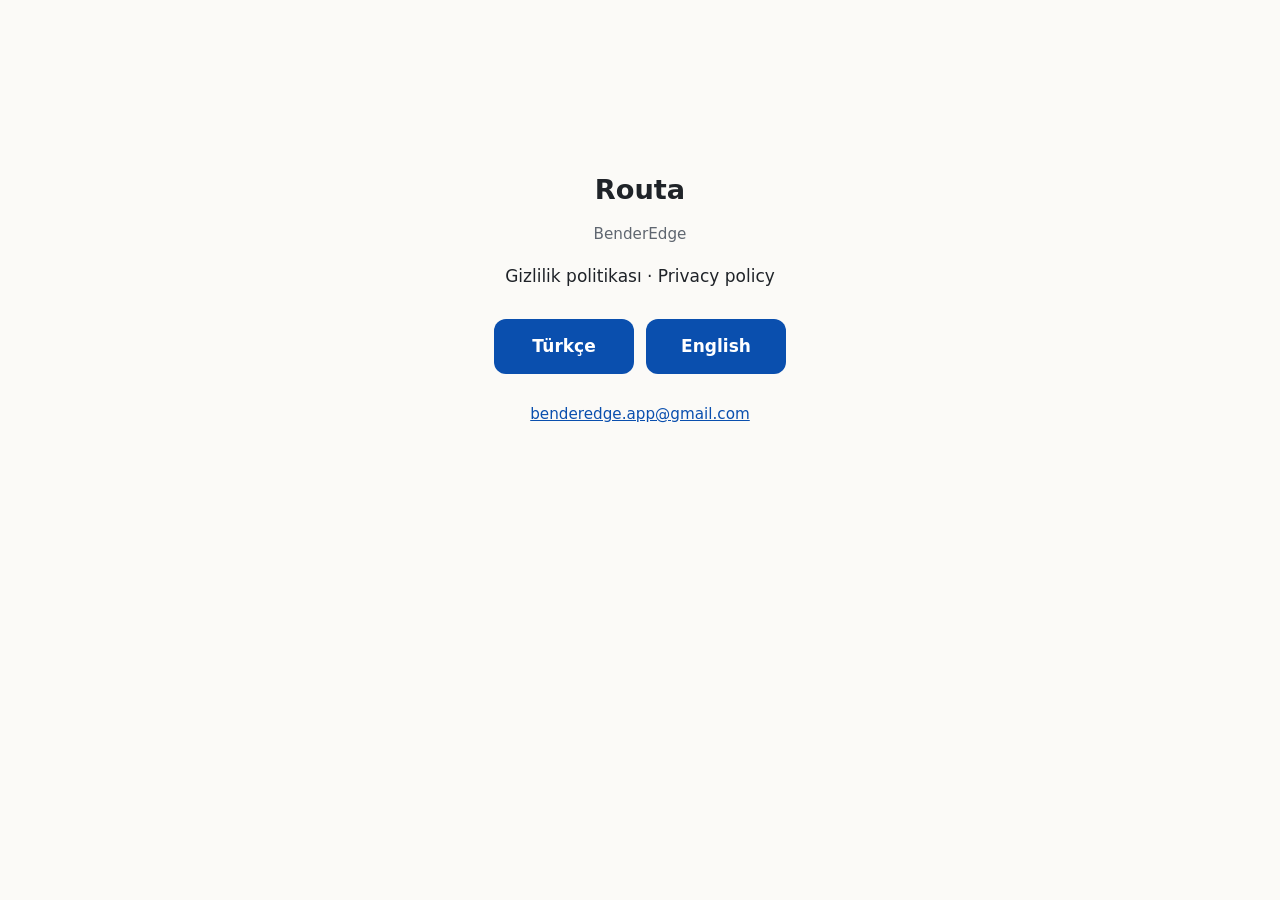
<file: index.html>
<!doctype html>
<html lang="tr">
<head>
<meta charset="utf-8">
<meta name="viewport" content="width=device-width, initial-scale=1">
<title>Routa – Gizlilik / Privacy</title>
<meta name="description" content="Routa gizlilik politikası / Routa privacy policy">
<link rel="stylesheet" href="style.css">
</head>
<body>
<main class="home">
  <h1>Routa</h1>
  <p class="meta">BenderEdge</p>
  <p>Gizlilik politikası · Privacy policy</p>
  <nav class="langs">
    <a class="btn" href="privacy-tr.html" hreflang="tr" lang="tr">Türkçe</a>
    <a class="btn" href="privacy-en.html" hreflang="en" lang="en">English</a>
  </nav>
  <p class="meta"><a href="mailto:benderedge.app@gmail.com">benderedge.app@gmail.com</a></p>
</main>
</body>
</html>
</file>
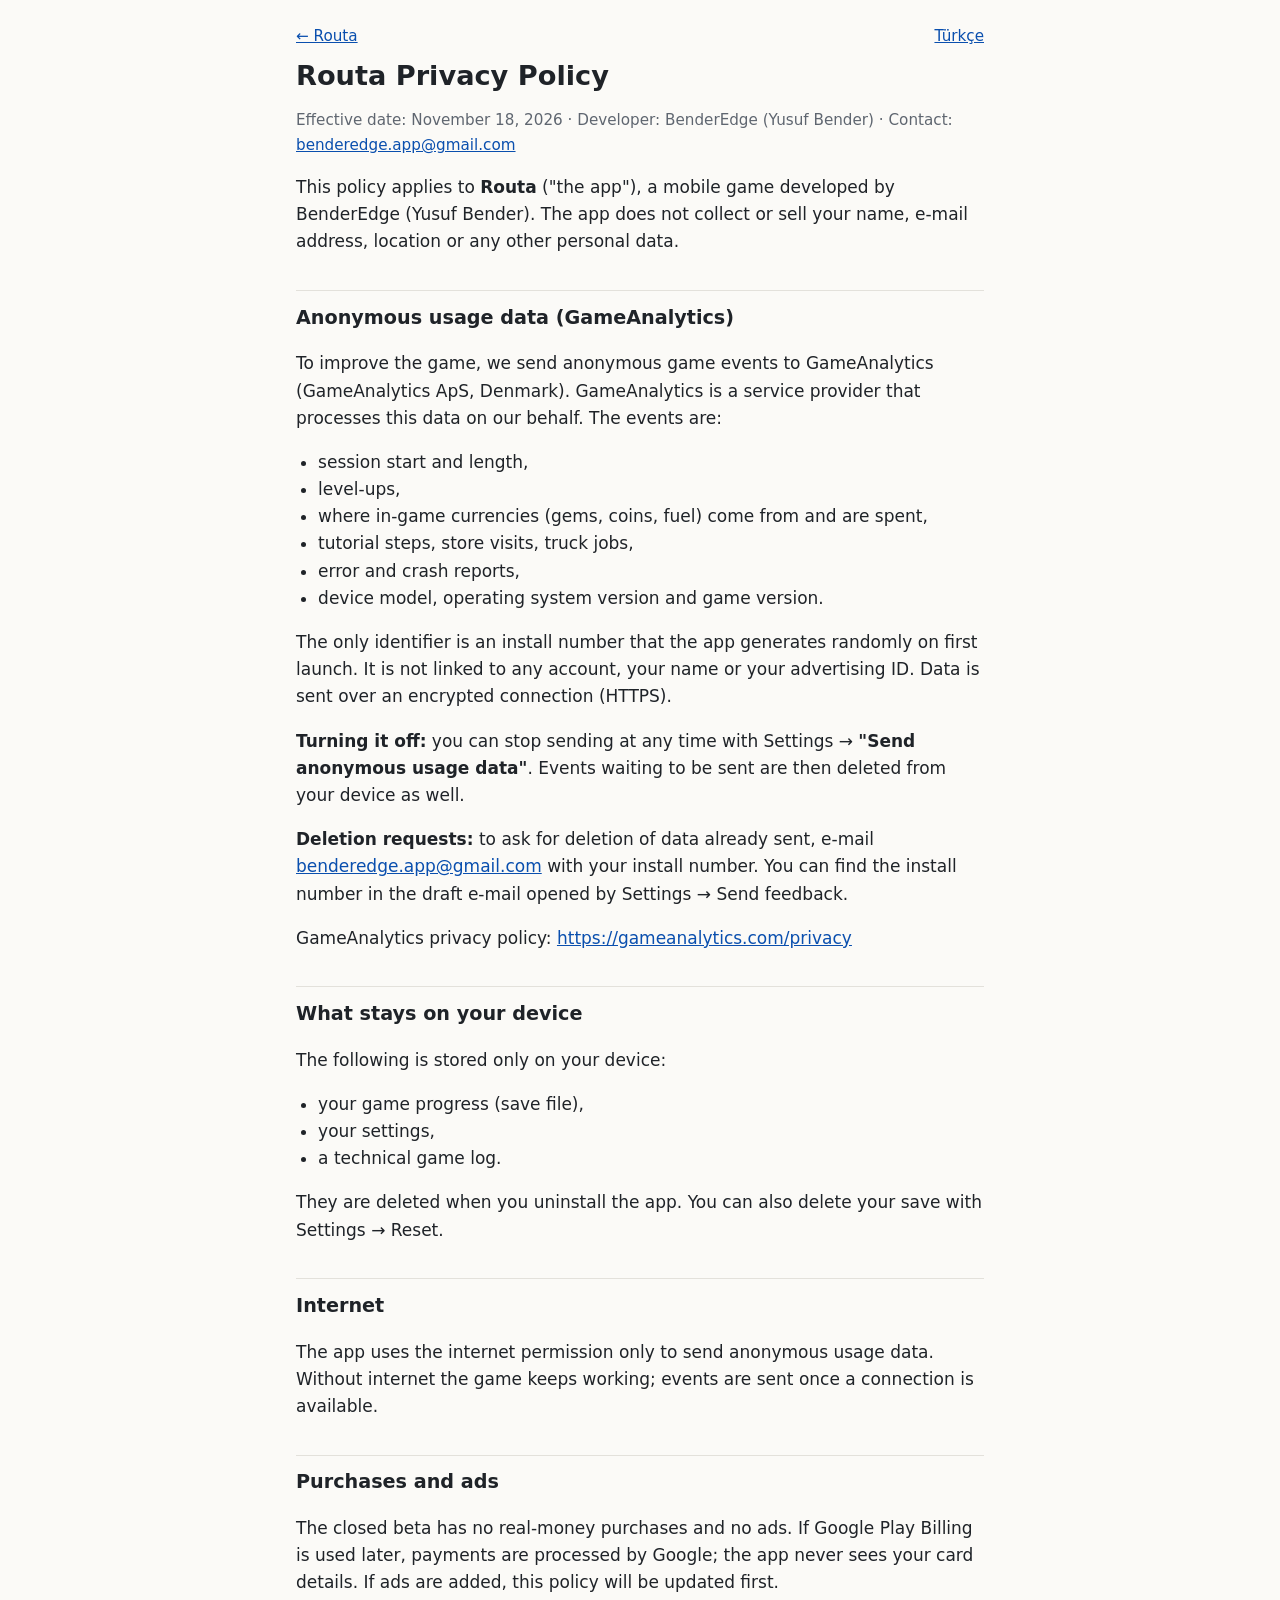
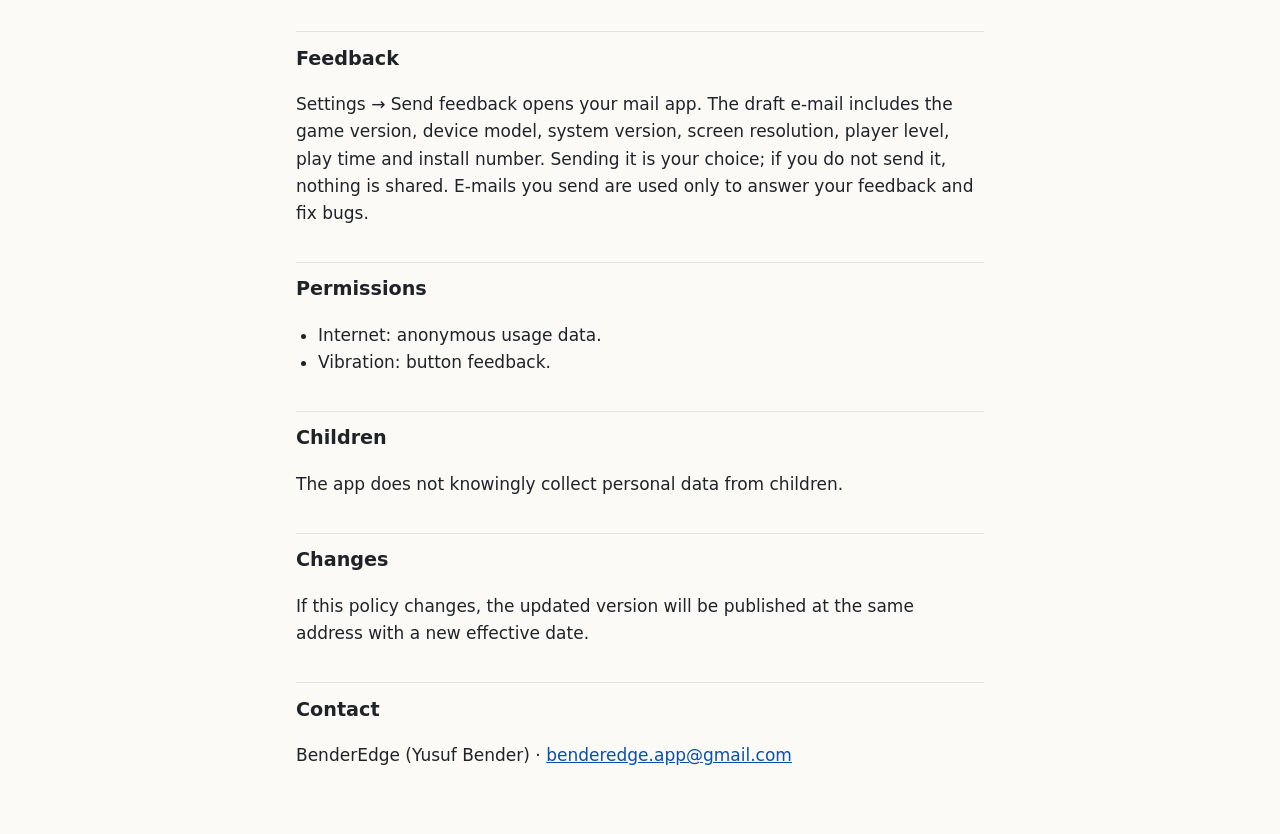
<file: privacy-en.html>
<!doctype html>
<html lang="en">
<head>
<meta charset="utf-8">
<meta name="viewport" content="width=device-width, initial-scale=1">
<title>Routa Privacy Policy</title>
<meta name="description" content="Privacy policy of the Routa mobile game">
<link rel="stylesheet" href="style.css">
<link rel="alternate" hreflang="tr" href="privacy-tr.html">
</head>
<body>
<main>
  <nav class="top"><a href="index.html">← Routa</a><a href="privacy-tr.html" hreflang="tr" lang="tr">Türkçe</a></nav>

  <h1>Routa Privacy Policy</h1>
  <p class="meta">Effective date: November 18, 2026 · Developer: BenderEdge (Yusuf Bender) · Contact: <a href="mailto:benderedge.app@gmail.com">benderedge.app@gmail.com</a></p>

  <p>This policy applies to <strong>Routa</strong> ("the app"), a mobile game developed by BenderEdge (Yusuf Bender). The app does not collect or sell your name, e-mail address, location or any other personal data.</p>

  <h2>Anonymous usage data (GameAnalytics)</h2>
  <p>To improve the game, we send anonymous game events to GameAnalytics (GameAnalytics ApS, Denmark). GameAnalytics is a service provider that processes this data on our behalf. The events are:</p>
  <ul>
    <li>session start and length,</li>
    <li>level-ups,</li>
    <li>where in-game currencies (gems, coins, fuel) come from and are spent,</li>
    <li>tutorial steps, store visits, truck jobs,</li>
    <li>error and crash reports,</li>
    <li>device model, operating system version and game version.</li>
  </ul>
  <p>The only identifier is an install number that the app generates randomly on first launch. It is not linked to any account, your name or your advertising ID. Data is sent over an encrypted connection (HTTPS).</p>
  <p><strong>Turning it off:</strong> you can stop sending at any time with Settings → <strong>"Send anonymous usage data"</strong>. Events waiting to be sent are then deleted from your device as well.</p>
  <p><strong>Deletion requests:</strong> to ask for deletion of data already sent, e-mail <a href="mailto:benderedge.app@gmail.com">benderedge.app@gmail.com</a> with your install number. You can find the install number in the draft e-mail opened by Settings → Send feedback.</p>
  <p>GameAnalytics privacy policy: <a href="https://gameanalytics.com/privacy">https://gameanalytics.com/privacy</a></p>

  <h2>What stays on your device</h2>
  <p>The following is stored only on your device:</p>
  <ul>
    <li>your game progress (save file),</li>
    <li>your settings,</li>
    <li>a technical game log.</li>
  </ul>
  <p>They are deleted when you uninstall the app. You can also delete your save with Settings → Reset.</p>

  <h2>Internet</h2>
  <p>The app uses the internet permission only to send anonymous usage data. Without internet the game keeps working; events are sent once a connection is available.</p>

  <h2>Purchases and ads</h2>
  <p>The closed beta has no real-money purchases and no ads. If Google Play Billing is used later, payments are processed by Google; the app never sees your card details. If ads are added, this policy will be updated first.</p>

  <h2>Feedback</h2>
  <p>Settings → Send feedback opens your mail app. The draft e-mail includes the game version, device model, system version, screen resolution, player level, play time and install number. Sending it is your choice; if you do not send it, nothing is shared. E-mails you send are used only to answer your feedback and fix bugs.</p>

  <h2>Permissions</h2>
  <ul>
    <li>Internet: anonymous usage data.</li>
    <li>Vibration: button feedback.</li>
  </ul>

  <h2>Children</h2>
  <p>The app does not knowingly collect personal data from children.</p>

  <h2>Changes</h2>
  <p>If this policy changes, the updated version will be published at the same address with a new effective date.</p>

  <h2>Contact</h2>
  <p>BenderEdge (Yusuf Bender) · <a href="mailto:benderedge.app@gmail.com">benderedge.app@gmail.com</a></p>
</main>
</body>
</html>
</file>
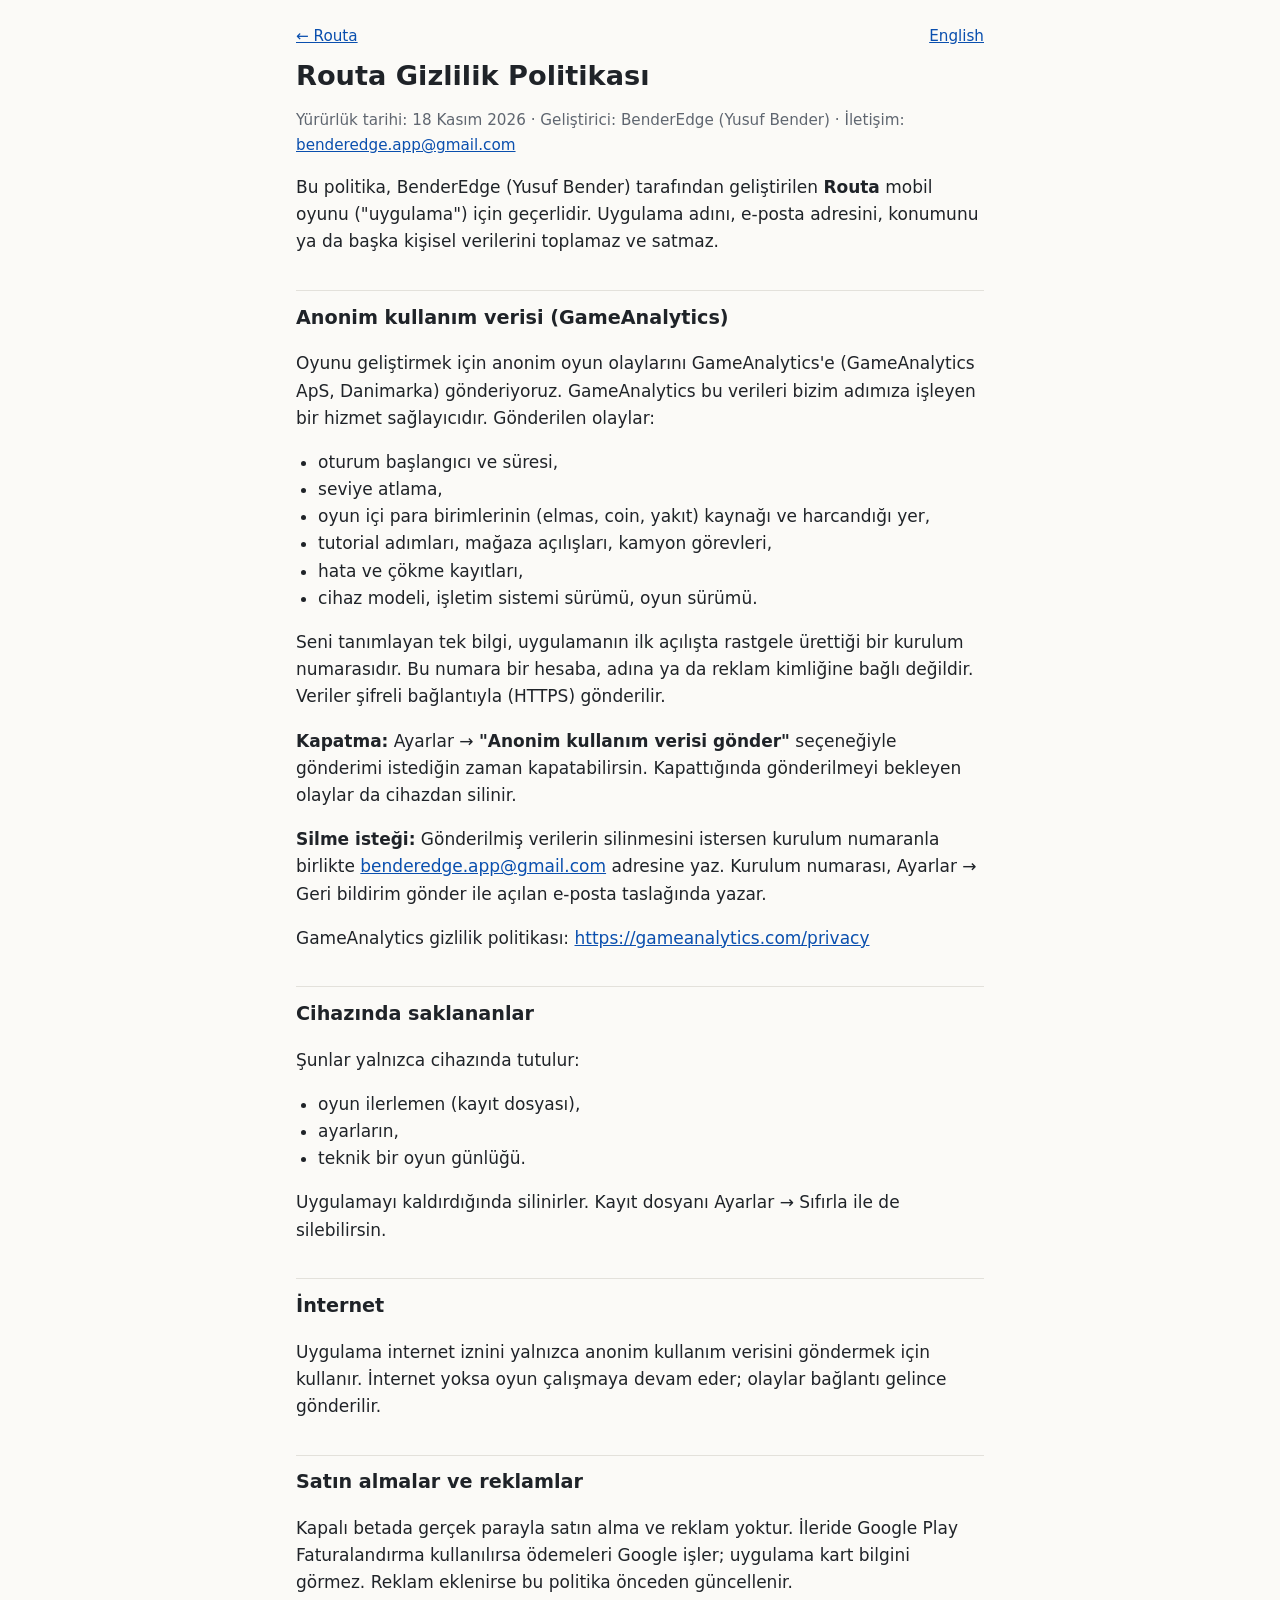
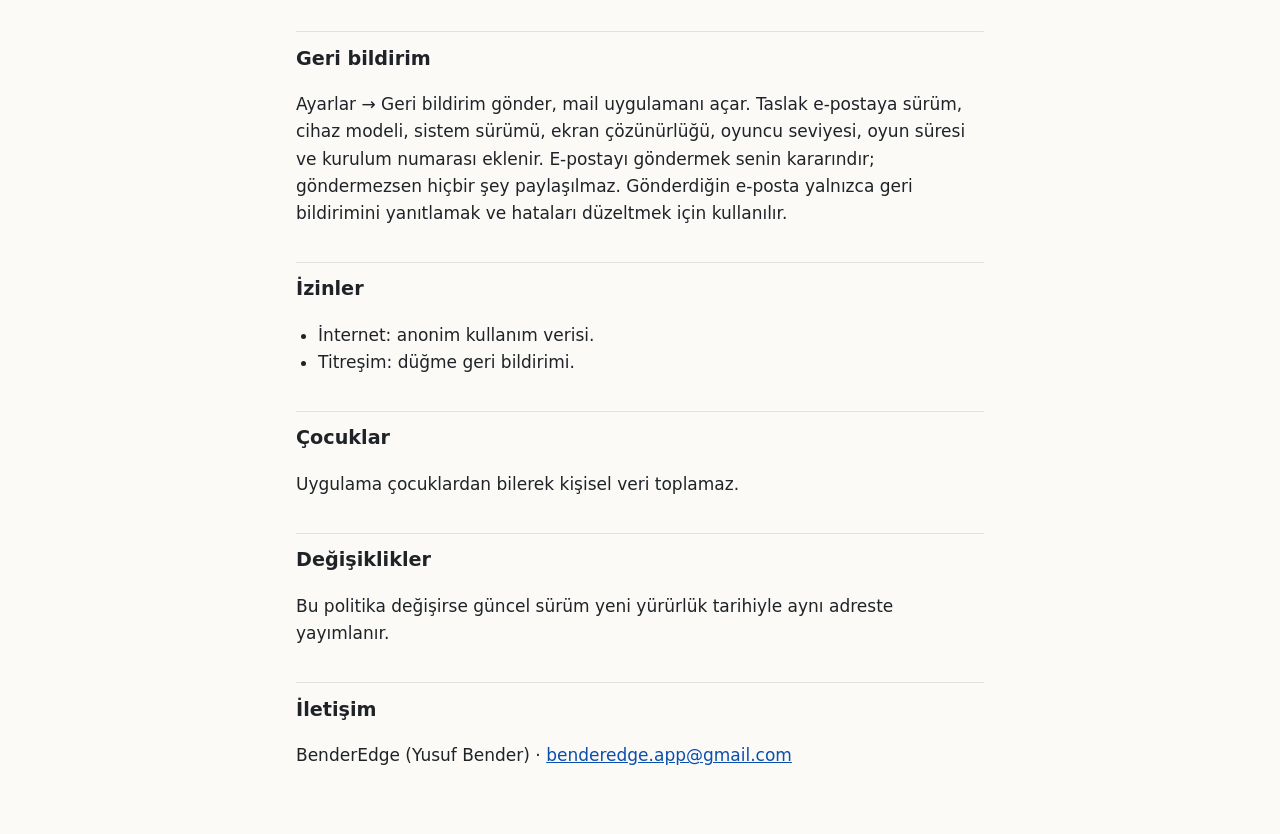
<file: privacy-tr.html>
<!doctype html>
<html lang="tr">
<head>
<meta charset="utf-8">
<meta name="viewport" content="width=device-width, initial-scale=1">
<title>Routa Gizlilik Politikası</title>
<meta name="description" content="Routa mobil oyunu gizlilik politikası">
<link rel="stylesheet" href="style.css">
<link rel="alternate" hreflang="en" href="privacy-en.html">
</head>
<body>
<main>
  <nav class="top"><a href="index.html">← Routa</a><a href="privacy-en.html" hreflang="en" lang="en">English</a></nav>

  <h1>Routa Gizlilik Politikası</h1>
  <p class="meta">Yürürlük tarihi: 18 Kasım 2026 · Geliştirici: BenderEdge (Yusuf Bender) · İletişim: <a href="mailto:benderedge.app@gmail.com">benderedge.app@gmail.com</a></p>

  <p>Bu politika, BenderEdge (Yusuf Bender) tarafından geliştirilen <strong>Routa</strong> mobil oyunu ("uygulama") için geçerlidir. Uygulama adını, e-posta adresini, konumunu ya da başka kişisel verilerini toplamaz ve satmaz.</p>

  <h2>Anonim kullanım verisi (GameAnalytics)</h2>
  <p>Oyunu geliştirmek için anonim oyun olaylarını GameAnalytics'e (GameAnalytics ApS, Danimarka) gönderiyoruz. GameAnalytics bu verileri bizim adımıza işleyen bir hizmet sağlayıcıdır. Gönderilen olaylar:</p>
  <ul>
    <li>oturum başlangıcı ve süresi,</li>
    <li>seviye atlama,</li>
    <li>oyun içi para birimlerinin (elmas, coin, yakıt) kaynağı ve harcandığı yer,</li>
    <li>tutorial adımları, mağaza açılışları, kamyon görevleri,</li>
    <li>hata ve çökme kayıtları,</li>
    <li>cihaz modeli, işletim sistemi sürümü, oyun sürümü.</li>
  </ul>
  <p>Seni tanımlayan tek bilgi, uygulamanın ilk açılışta rastgele ürettiği bir kurulum numarasıdır. Bu numara bir hesaba, adına ya da reklam kimliğine bağlı değildir. Veriler şifreli bağlantıyla (HTTPS) gönderilir.</p>
  <p><strong>Kapatma:</strong> Ayarlar → <strong>"Anonim kullanım verisi gönder"</strong> seçeneğiyle gönderimi istediğin zaman kapatabilirsin. Kapattığında gönderilmeyi bekleyen olaylar da cihazdan silinir.</p>
  <p><strong>Silme isteği:</strong> Gönderilmiş verilerin silinmesini istersen kurulum numaranla birlikte <a href="mailto:benderedge.app@gmail.com">benderedge.app@gmail.com</a> adresine yaz. Kurulum numarası, Ayarlar → Geri bildirim gönder ile açılan e-posta taslağında yazar.</p>
  <p>GameAnalytics gizlilik politikası: <a href="https://gameanalytics.com/privacy">https://gameanalytics.com/privacy</a></p>

  <h2>Cihazında saklananlar</h2>
  <p>Şunlar yalnızca cihazında tutulur:</p>
  <ul>
    <li>oyun ilerlemen (kayıt dosyası),</li>
    <li>ayarların,</li>
    <li>teknik bir oyun günlüğü.</li>
  </ul>
  <p>Uygulamayı kaldırdığında silinirler. Kayıt dosyanı Ayarlar → Sıfırla ile de silebilirsin.</p>

  <h2>İnternet</h2>
  <p>Uygulama internet iznini yalnızca anonim kullanım verisini göndermek için kullanır. İnternet yoksa oyun çalışmaya devam eder; olaylar bağlantı gelince gönderilir.</p>

  <h2>Satın almalar ve reklamlar</h2>
  <p>Kapalı betada gerçek parayla satın alma ve reklam yoktur. İleride Google Play Faturalandırma kullanılırsa ödemeleri Google işler; uygulama kart bilgini görmez. Reklam eklenirse bu politika önceden güncellenir.</p>

  <h2>Geri bildirim</h2>
  <p>Ayarlar → Geri bildirim gönder, mail uygulamanı açar. Taslak e-postaya sürüm, cihaz modeli, sistem sürümü, ekran çözünürlüğü, oyuncu seviyesi, oyun süresi ve kurulum numarası eklenir. E-postayı göndermek senin kararındır; göndermezsen hiçbir şey paylaşılmaz. Gönderdiğin e-posta yalnızca geri bildirimini yanıtlamak ve hataları düzeltmek için kullanılır.</p>

  <h2>İzinler</h2>
  <ul>
    <li>İnternet: anonim kullanım verisi.</li>
    <li>Titreşim: düğme geri bildirimi.</li>
  </ul>

  <h2>Çocuklar</h2>
  <p>Uygulama çocuklardan bilerek kişisel veri toplamaz.</p>

  <h2>Değişiklikler</h2>
  <p>Bu politika değişirse güncel sürüm yeni yürürlük tarihiyle aynı adreste yayımlanır.</p>

  <h2>İletişim</h2>
  <p>BenderEdge (Yusuf Bender) · <a href="mailto:benderedge.app@gmail.com">benderedge.app@gmail.com</a></p>
</main>
</body>
</html>
</file>
<file: style.css>
:root {
  --bg: #fbfaf7;
  --text: #1f2328;
  --muted: #5f6670;
  --accent: #0a4fae;
  --line: #e3e1db;
  --btn-text: #ffffff;
}
@media (prefers-color-scheme: dark) {
  :root {
    --bg: #15181c;
    --text: #e8e6e1;
    --muted: #a3a9b1;
    --accent: #7fb0ff;
    --line: #2c3138;
    --btn-text: #0b1420;
  }
}
* { box-sizing: border-box; }
html { -webkit-text-size-adjust: 100%; }
body {
  margin: 0;
  background: var(--bg);
  color: var(--text);
  font: 17px/1.6 system-ui, -apple-system, "Segoe UI", Roboto, "Helvetica Neue", Arial, sans-serif;
}
main {
  max-width: 720px;
  margin: 0 auto;
  padding: 24px 16px 48px;
}
h1 { font-size: 1.7rem; line-height: 1.25; margin: 0.4em 0 0.2em; }
h2 { font-size: 1.2rem; margin: 1.8em 0 0.4em; padding-top: 0.6em; border-top: 1px solid var(--line); }
p, li { overflow-wrap: anywhere; }
ul { padding-left: 1.3em; }
a { color: var(--accent); }
.meta { color: var(--muted); font-size: 0.95rem; }
.top { display: flex; justify-content: space-between; gap: 12px; font-size: 0.95rem; }
.home { text-align: center; padding-top: 18vh; }
.langs { display: flex; flex-wrap: wrap; gap: 12px; justify-content: center; margin: 28px 0; }
.btn {
  display: inline-block;
  min-width: 140px;
  padding: 14px 22px;
  border-radius: 12px;
  background: var(--accent);
  color: var(--btn-text);
  font-weight: 600;
  text-decoration: none;
}
.btn:focus-visible, a:focus-visible { outline: 3px solid var(--accent); outline-offset: 3px; }
</file>
